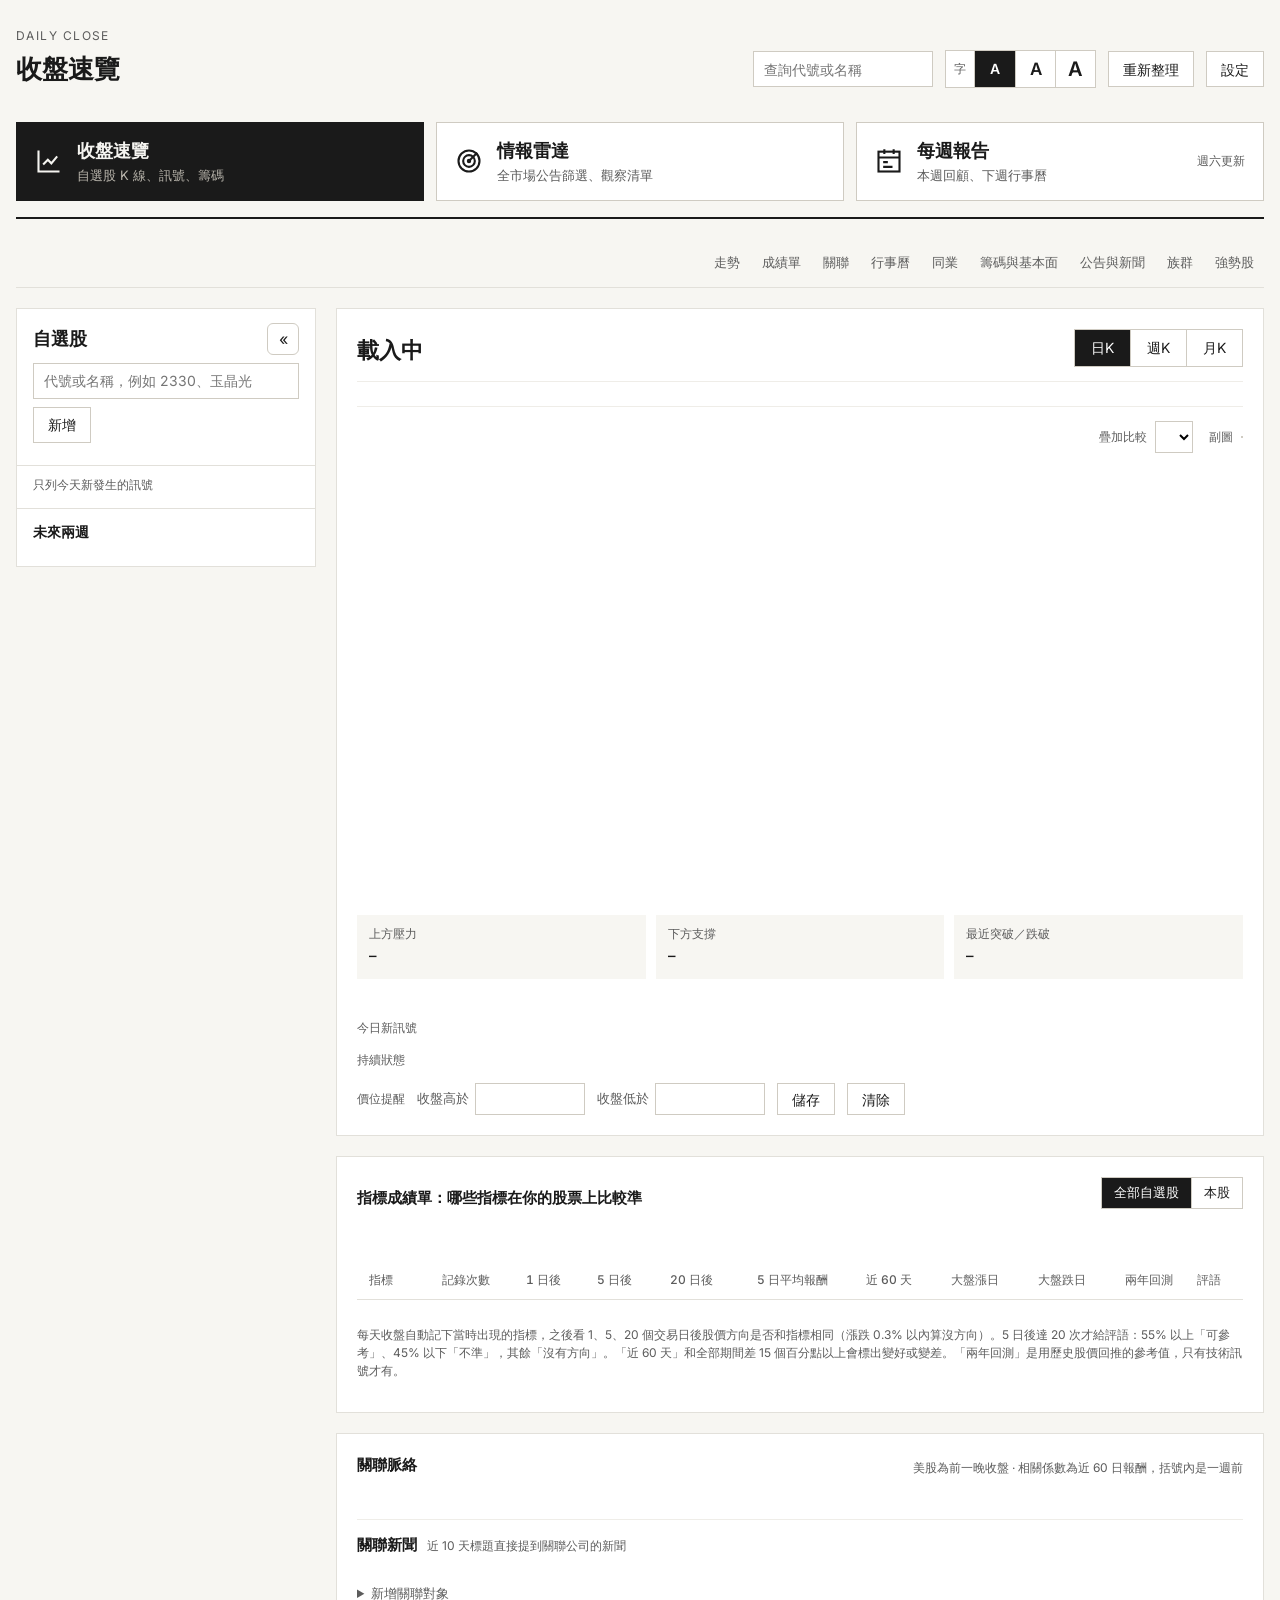
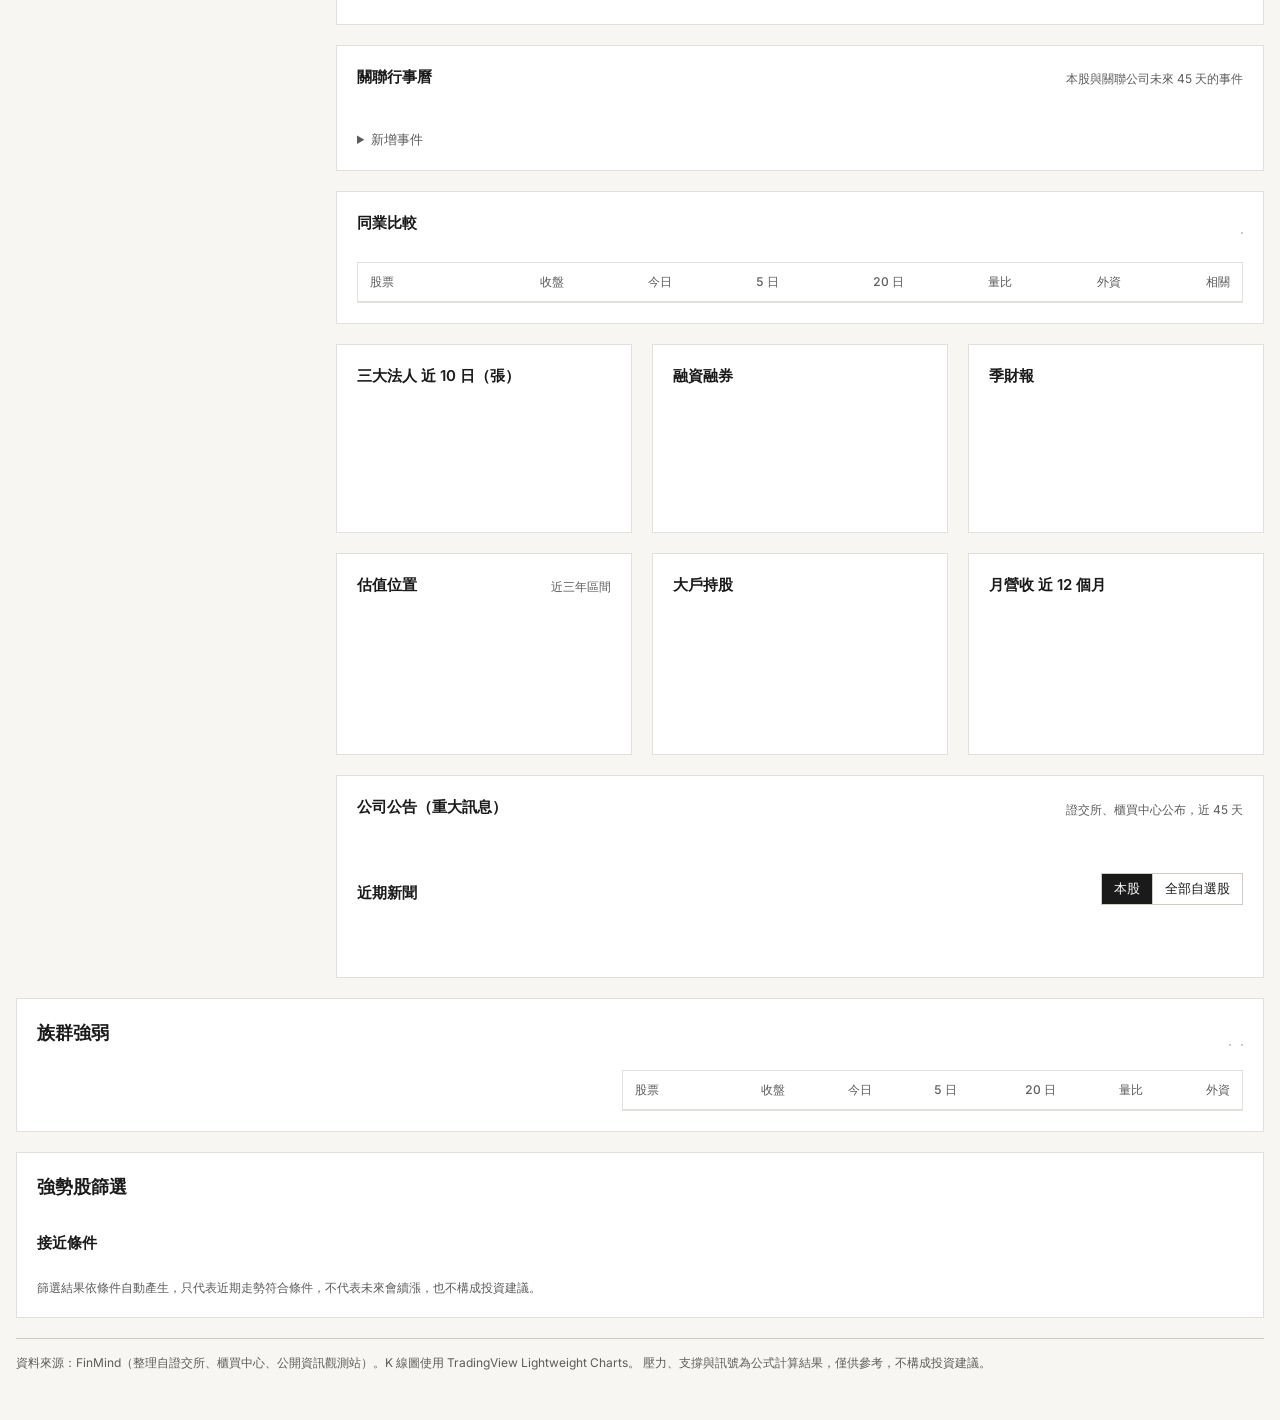
<file: dashboard.html>
<!doctype html>
<html lang="zh-Hant">
<head>
<meta charset="utf-8">
<meta name="viewport" content="width=device-width, initial-scale=1">
<title>台股收盤速覽</title>
<link rel="icon" href="icons/icon32.png">
<link rel="stylesheet" href="styles/base.css">
<link rel="stylesheet" href="styles/dashboard.css">
</head>
<body>
<div class="wrap">
  <header class="top">
    <div>
      <span class="eyebrow">DAILY CLOSE</span>
      <h1>收盤速覽 <span id="asof" class="num"></span></h1>
    </div>
    <div class="top-right">
      <span id="status" role="status"></span>
      <form id="findForm" class="find" role="search">
        <label for="findInput" class="sr">查詢股票</label>
        <input id="findInput" type="search" list="stockList" autocomplete="off" placeholder="查詢代號或名稱">
      </form>
      <datalist id="stockList"></datalist>
      <div class="scale-seg" role="group" aria-label="字體大小"><span class="scale-l">字</span><span id="scaleSeg" style="display:contents"></span></div>
      <button id="refresh" class="btn" type="button">重新整理</button>
      <details class="settings">
        <summary>設定</summary>
        <div class="settings-panel">
          <label>漲跌顏色
            <select id="setConvention">
              <option value="tw">台灣慣例（紅漲綠跌）</option>
              <option value="intl">國際慣例（綠漲紅跌）</option>
            </select>
          </label>
          <label class="check"><input id="setNotify" type="checkbox"> 收盤更新後若有訊號就通知我</label>
          <label>FinMind token（選填，可提高每小時查詢上限）
            <input id="setToken" type="text" autocomplete="off" spellcheck="false" placeholder="未填也能使用">
          </label>
          <button id="saveSettings" class="btn" type="button">儲存設定</button>
        </div>
      </details>
    </div>
  </header>
  <nav class="pages" aria-label="主要頁面">
    <a href="dashboard.html" data-page="dashboard" aria-current="page"><svg width="28" height="28" viewBox="0 0 24 24" fill="none" stroke="currentColor" stroke-width="1.8" aria-hidden="true"><path d="M3 3v18h18"></path><path d="m7 15 4-4 3 3 5-6"></path></svg><span class="pg-t"><b>收盤速覽</b><span>自選股 K 線、訊號、籌碼</span></span></a>
    <a href="radar.html" data-page="radar"><svg width="28" height="28" viewBox="0 0 24 24" fill="none" stroke="currentColor" stroke-width="1.8" aria-hidden="true"><circle cx="12" cy="12" r="9"></circle><circle cx="12" cy="12" r="5"></circle><circle cx="12" cy="12" r="1"></circle><path d="M12 12 19 5"></path></svg><span class="pg-t"><b>情報雷達</b><span>全市場公告篩選、觀察清單</span></span><span id="radarBadge" class="pg-badge"></span></a>
    <a href="weekly.html" data-page="weekly"><svg width="28" height="28" viewBox="0 0 24 24" fill="none" stroke="currentColor" stroke-width="1.8" aria-hidden="true"><rect x="3" y="4" width="18" height="17"></rect><path d="M3 9h18M8 2v4M16 2v4M7 13h4M7 17h8"></path></svg><span class="pg-t"><b>每週報告</b><span>本週回顧、下週行事曆</span></span><span class="pg-note">週六更新</span></a>
  </nav>


  <div id="market" class="mkt num" aria-label="大盤概況"></div>
  <div id="market2" class="mkt mkt2 num" aria-label="匯率與原物料"></div>

  <nav class="jump" aria-label="切換股票與區塊">
    <div class="jump-left">
      <button id="sideOpen" class="btn side-open" type="button" aria-controls="side">自選股 »</button>
      <div id="pills" class="pills" aria-label="切換股票"></div>
    </div>
    <div class="jump-links">
      <button type="button" data-jump="secChart">走勢</button><button type="button" data-jump="secScore">成績單</button><button type="button" data-jump="secRel">關聯</button><button type="button" data-jump="secCal">行事曆</button><button type="button" data-jump="secPeers">同業</button><button type="button" data-jump="secFund">籌碼與基本面</button><button type="button" data-jump="secNews">公告與新聞</button><button type="button" data-jump="secSectors">族群</button><button type="button" data-jump="secScreen">強勢股</button>
    </div>
  </nav>

  <div class="layout">
    <aside id="side" class="side" aria-label="自選股">
      <div class="side-head">
        <h2 class="sec-title">自選股</h2>
        <button id="sideToggle" class="side-x" type="button" aria-label="收合自選股側欄">«</button>
      </div>
      <form id="addForm" class="add">
        <label for="addInput" class="sr">新增股票代號</label>
        <input id="addInput" type="text" list="stockList" autocomplete="off" placeholder="代號或名稱，例如 2330、玉晶光">
        <button class="btn" type="submit">新增</button>
      </form>
      <span id="addMsg" class="muted small" role="status"></span>
      <ul id="ovList" class="ov-list"></ul>
      <p class="muted small side-note">只列今天新發生的訊號</p>
      <div class="side-cal side-obs" id="obsWrap" hidden>
        <h3 class="side-sub">觀察清單</h3>
        <ul id="obsList" class="obs-mini"></ul>
      </div>
      <div class="side-cal">
        <h3 class="side-sub">未來兩週</h3>
        <ul id="sideCal" class="tl"></ul>
      </div>
    </aside>
    <main id="main">
      <section class="card" id="secChart">
        <div class="row-between">
          <div class="title-line">
            <h2 id="sName">載入中</h2>
            <span id="sMeta" class="muted num"></span>
            <span id="sClose" class="num"></span>
            <span id="sChg" class="num"></span>
            <button id="sWatch" class="btn" type="button" hidden>＋ 加入自選股</button>
            <button id="sObs" class="btn" type="button" hidden>＋ 觀察</button>
          </div>
          <div class="seg" role="group" aria-label="K 線週期">
            <button type="button" data-p="d" aria-pressed="true">日K</button>
            <button type="button" data-p="w" aria-pressed="false">週K</button>
            <button type="button" data-p="m" aria-pressed="false">月K</button>
          </div>
        </div>
        <div id="stats" class="stats num"></div>
        <div id="attrib" class="attrib"></div>
        <div class="chart-bar">
          <div id="legend" class="legend num"></div>
          <div class="tools">
            <label class="cmp-pick"><span class="muted small">疊加比較</span><select id="cmpSel"></select></label>
            <div class="ind-pick"><span class="muted small">副圖</span><div id="indSeg" class="seg" role="group" aria-label="技術指標"></div></div>
          </div>
        </div>
        <div id="indLegend" class="legend num"></div>
        <div id="cmpLegend" class="legend num"></div>
        <div class="chart-wrap"><div id="chart" class="chart"></div><div id="lvTags" class="lv-tags" aria-hidden="true"></div></div>
        <p id="chartNote" class="note"></p>
        <div class="levels">
          <div class="level"><span class="muted small">上方壓力</span><b id="lvRes" class="num">–</b><span id="lvRes2" class="muted small num"></span></div>
          <div class="level"><span class="muted small">下方支撐</span><b id="lvSup" class="num">–</b><span id="lvSup2" class="muted small num"></span></div>
          <div class="level"><span class="muted small">最近突破／跌破</span><b id="lvSig" class="num">–</b></div>
        </div>
        <div id="ladder" class="ladder"></div>
        <ul id="highlights" class="highlights"></ul>
        <div class="sig-row"><span class="muted small">今日新訊號</span><div id="signals" class="tags"></div></div>
        <div class="sig-row"><span class="muted small">持續狀態</span><div id="states" class="tags"></div></div>
        <div id="sigHist" class="sig-hist"></div>
        <div id="review" class="review"></div>
        <form id="alertForm" class="alert-form">
          <span class="muted small">價位提醒</span>
          <label>收盤高於 <input id="alertAbove" type="number" step="0.01" min="0" inputmode="decimal"></label>
          <label>收盤低於 <input id="alertBelow" type="number" step="0.01" min="0" inputmode="decimal"></label>
          <button class="btn" type="submit">儲存</button>
          <button id="alertClear" class="btn" type="button">清除</button>
          <span id="alertMsg" class="muted small" role="status"></span>
        </form>
      </section>

      <section class="card" id="secScore">
        <div class="row-between"><h3>指標成績單：哪些指標在你的股票上比較準</h3><div id="scoreSeg" class="seg" role="group" aria-label="範圍"><button type="button" data-v="all" aria-pressed="true">全部自選股</button><button type="button" data-v="cur" aria-pressed="false">本股</button></div></div>
        <p id="scoreNote" class="muted small"></p>
        <div class="tbl-wrap"><table class="tbl num score-tbl"><thead><tr><th class="l">指標</th><th>記錄次數</th><th>1 日後</th><th>5 日後</th><th>20 日後</th><th>5 日平均報酬</th><th>近 60 天</th><th>大盤漲日</th><th>大盤跌日</th><th id="scoreBtH">兩年回測</th><th class="l">評語</th></tr></thead><tbody id="scoreBody"></tbody></table></div>
        <p class="muted small">每天收盤自動記下當時出現的指標，之後看 1、5、20 個交易日後股價方向是否和指標相同（漲跌 0.3% 以內算沒方向）。5 日後達 20 次才給評語：55% 以上「可參考」、45% 以下「不準」，其餘「沒有方向」。「近 60 天」和全部期間差 15 個百分點以上會標出變好或變差。「兩年回測」是用歷史股價回推的參考值，只有技術訊號才有。</p>
      </section>
      <section class="card" id="secRel">
        <div class="row-between">
          <h3>關聯脈絡</h3>
          <span class="muted small">美股為前一晚收盤 · 相關係數為近 60 日報酬，括號內是一週前</span>
        </div>
        <div id="relations" class="rel-grid"></div>
        <p id="relNote" class="note"></p>
        <div class="rel-news-head"><h3>關聯新聞</h3><span class="muted small">近 10 天標題直接提到關聯公司的新聞</span></div>
        <ul id="relNews" class="news"></ul>
        <details class="rel-add">
          <summary>新增關聯對象</summary>
          <form id="relForm" class="rel-form">
            <label>市場
              <select id="relKind"><option value="tw">台股</option><option value="us">美股</option></select>
            </label>
            <label>代號<input id="relId" type="text" autocomplete="off" placeholder="例如 2330 或 NVDA" required></label>
            <label>名稱<input id="relName" type="text" autocomplete="off" placeholder="例如 台積電"></label>
            <label>關係<input id="relRel" type="text" autocomplete="off" placeholder="例如 客戶、競爭對手" required></label>
            <label class="wide">為什麼相關（選填）<input id="relWhy" type="text" autocomplete="off"></label>
            <button class="btn" type="submit">加入</button>
          </form>
          <p id="relMsg" class="note" role="status"></p>
        </details>
      </section>

      <section class="card" id="secCal">
        <div class="row-between">
          <h3>關聯行事曆</h3>
          <span class="muted small">本股與關聯公司未來 45 天的事件</span>
        </div>
        <div id="calendar" class="cal-list"></div>
        <p id="calNote" class="note"></p>
        <details class="rel-add">
          <summary>新增事件</summary>
          <form id="calForm" class="rel-form">
            <label>日期<input id="calDate" type="date" required></label>
            <label>對象<input id="calWho" type="text" autocomplete="off" placeholder="留空代表本股"></label>
            <label class="wide">事件<input id="calTitle" type="text" autocomplete="off" placeholder="例如 Marvell 財報、股東會" required></label>
            <button class="btn" type="submit">加入</button>
          </form>
        </details>
      </section>

      <section class="card" id="secPeers">
        <div class="row-between">
          <h3>同業比較</h3>
          <div id="peerSort" class="seg" role="group" aria-label="同業排序"></div>
        </div>
        <span id="peerNote" class="muted small"></span>
        <div class="table-box scroll-box">
          <table class="tbl num">
            <thead><tr><th class="l">股票</th><th>收盤</th><th>今日</th><th>5 日</th><th>20 日</th><th>量比</th><th>外資</th><th>相關</th></tr></thead>
            <tbody id="peers"></tbody>
          </table>
        </div>
        
      </section>

      <div class="grid" id="secFund">
        <section class="card">
          <div class="row-between"><h3>三大法人 近 10 日（張）</h3><span id="instToday" class="num small"></span></div>
          <div id="instBars" class="bars"></div>
          <div id="instSum"></div>
        </section>
        <section class="card">
          <h3>融資融券</h3>
          <div id="margin"></div>
        </section>
        <section class="card">
          <div class="row-between"><h3>季財報</h3><span id="finDate" class="muted small num"></span></div>
          <div id="financials"></div>
        </section>
        <section class="card">
          <div class="row-between"><h3>估值位置</h3><span class="muted small">近三年區間</span></div>
          <div id="valuation"></div>
        </section>
        <section class="card">
          <div class="row-between"><h3>大戶持股</h3><span id="shDate" class="muted small num"></span></div>
          <div id="shareholding"></div>
        </section>
        <section class="card">
          <div class="row-between"><h3>月營收 近 12 個月</h3><span id="revYoy" class="num small"></span></div>
          <div id="revBars" class="rev"></div>
          <div class="row-between muted small num"><span id="revFrom"></span><span id="revTo"></span></div>
          <span id="revNote" class="muted small"></span>
        </section>
      </div>

      <section class="card" id="secNews">
        <div class="row-between"><h3>公司公告（重大訊息）</h3><span class="muted small">證交所、櫃買中心公布，近 45 天</span></div>
        <ul id="anns" class="anns"></ul>
        <div class="row-between" style="margin-top:18px"><h3>近期新聞</h3><div id="newsSeg" class="seg" role="group" aria-label="新聞範圍"><button type="button" data-v="cur" aria-pressed="true">本股</button><button type="button" data-v="all" aria-pressed="false">全部自選股</button></div></div>
        <p id="newsNote" class="muted small"></p>
        <ul id="news" class="news"></ul>
      </section>
    </main>
  </div>

  <section class="card" id="secSectors">
    <div class="row-between">
      <div>
        <h2 class="sec-title">族群強弱</h2>
        <span id="secNote" class="muted small"></span>
      </div>
      <div class="row-gap">
        <div id="secMode" class="seg" role="group" aria-label="族群分類"></div>
        <div id="secPeriod" class="seg" role="group" aria-label="排名期間"></div>
      </div>
    </div>
    <div class="sec-body">
      <div id="secList" class="sec-list"></div>
      <div class="sec-members">
        <h3 id="secSelName"></h3>
        <div class="table-box">
          <table class="tbl num">
            <thead><tr><th class="l">股票</th><th>收盤</th><th>今日</th><th>5 日</th><th>20 日</th><th>量比</th><th>外資</th></tr></thead>
            <tbody id="secMembers"></tbody>
          </table>
        </div>
      </div>
    </div>
  </section>

  <section class="card" id="secScreen">
    <div>
      <h2 class="sec-title">強勢股篩選</h2>
      <span id="screenNote" class="muted small"></span>
    </div>
    <div id="picks" class="pick-grid"></div>
    <div id="nearWrap">
      <h3>接近條件</h3>
      <div id="near" class="pick-grid"></div>
    </div>
    <p class="note">篩選結果依條件自動產生，只代表近期走勢符合條件，不代表未來會續漲，也不構成投資建議。</p>
  </section>

  <footer class="foot">
    資料來源：FinMind（整理自證交所、櫃買中心、公開資訊觀測站）。K 線圖使用 TradingView Lightweight Charts。
    壓力、支撐與訊號為公式計算結果，僅供參考，不構成投資建議。
  </footer>
</div>
<script src="vendor/lightweight-charts.standalone.production.js"></script>
<script type="module" src="dashboard.js"></script>
  <dialog id="entDlg" class="ent-dlg">
    <div class="ent-head">
      <div><h2 id="entName"></h2><div id="entQuote" class="num"></div></div>
      <div class="ent-ctl"><div id="entSeg" class="seg" role="group" aria-label="期間"></div><button id="entClose" class="btn" type="button" aria-label="關閉">關閉</button></div>
    </div>
    <div id="entStats" class="stats num"></div>
    <div id="entChart" class="ent-chart"></div>
    <p id="entNote" class="note"></p>
    <h3>相關新聞</h3>
    <ul id="entNews" class="news"></ul>
  </dialog>
</body>
</html>
</file>
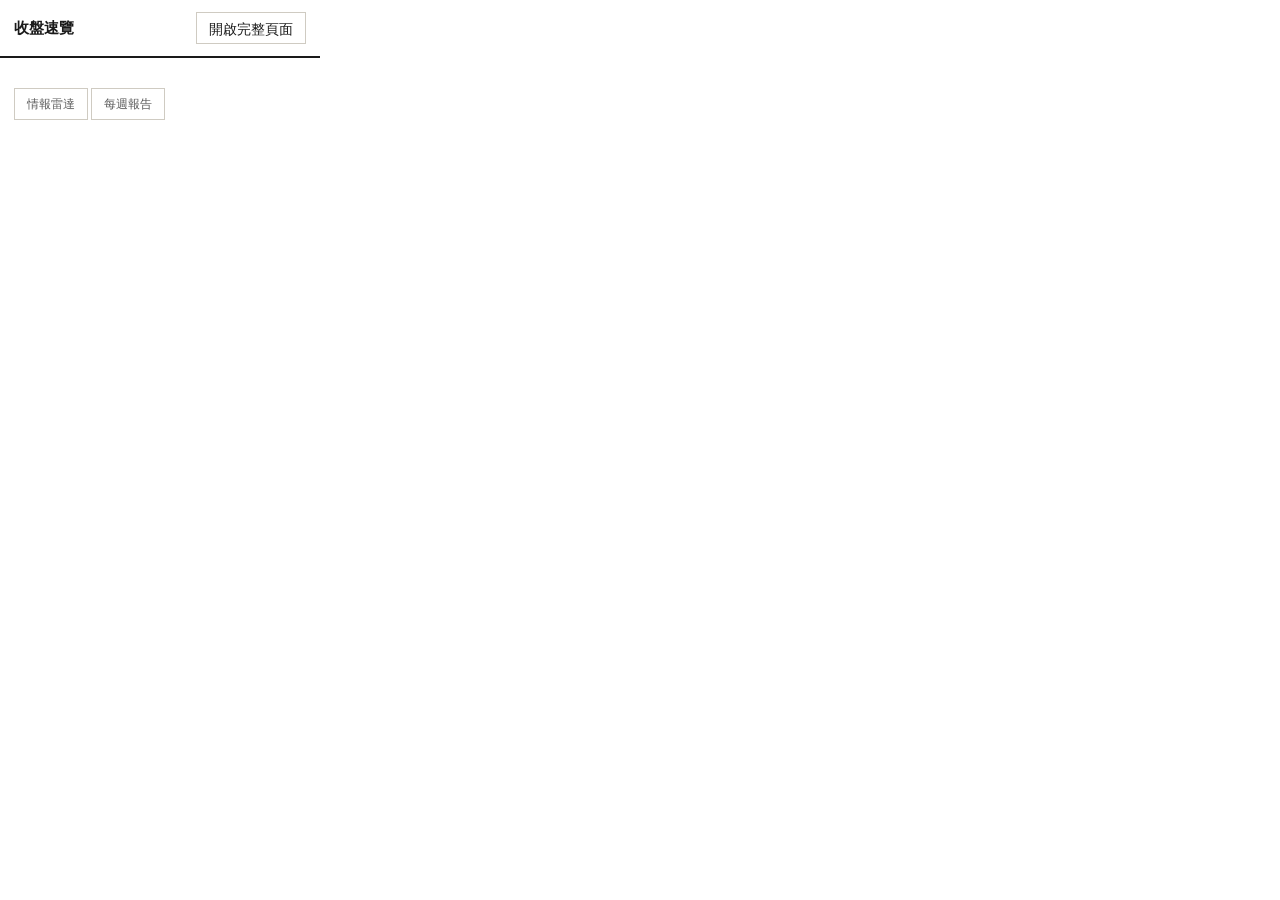
<file: popup.html>
<!doctype html>
<html lang="zh-Hant">
<head>
<meta charset="utf-8">
<title>台股收盤速覽</title>
<link rel="stylesheet" href="styles/base.css">
<style>
  body { width: 320px; background: var(--card); }
  .head { display: flex; justify-content: space-between; align-items: center; gap: 8px; padding: 12px 14px; border-bottom: 2px solid var(--ink); }
  .head b { font-size: 15px; }
  ul { list-style: none; margin: 0; padding: 0; }
  li button { width: 100%; display: flex; justify-content: space-between; align-items: center; gap: 12px; min-height: 56px; padding: 8px 14px; border: 0; border-bottom: 1px solid var(--line-soft); background: transparent; text-align: left; }
  li button:hover { background: var(--hover); }
  .r { display: flex; flex-direction: column; align-items: flex-end; }
  .open { min-height: 32px; padding: 0 12px; border: 1px solid var(--pill); background: var(--card); }
  .note { margin: 0; padding: 10px 14px; font-size: 12px; color: var(--muted); }
</style>
</head>
<body>
  <div class="head"><b>收盤速覽 <span id="asof" class="num muted small"></span></b><button id="open" class="open" type="button">開啟完整頁面</button></div>
  <ul id="list"></ul>
  <p id="note" class="note"></p>
  <p class="note"><button id="radar" class="open" type="button">情報雷達</button> <button id="weekly" class="open" type="button">每週報告</button></p>
  <script type="module" src="popup.js"></script>
</body>
</html>
</file>
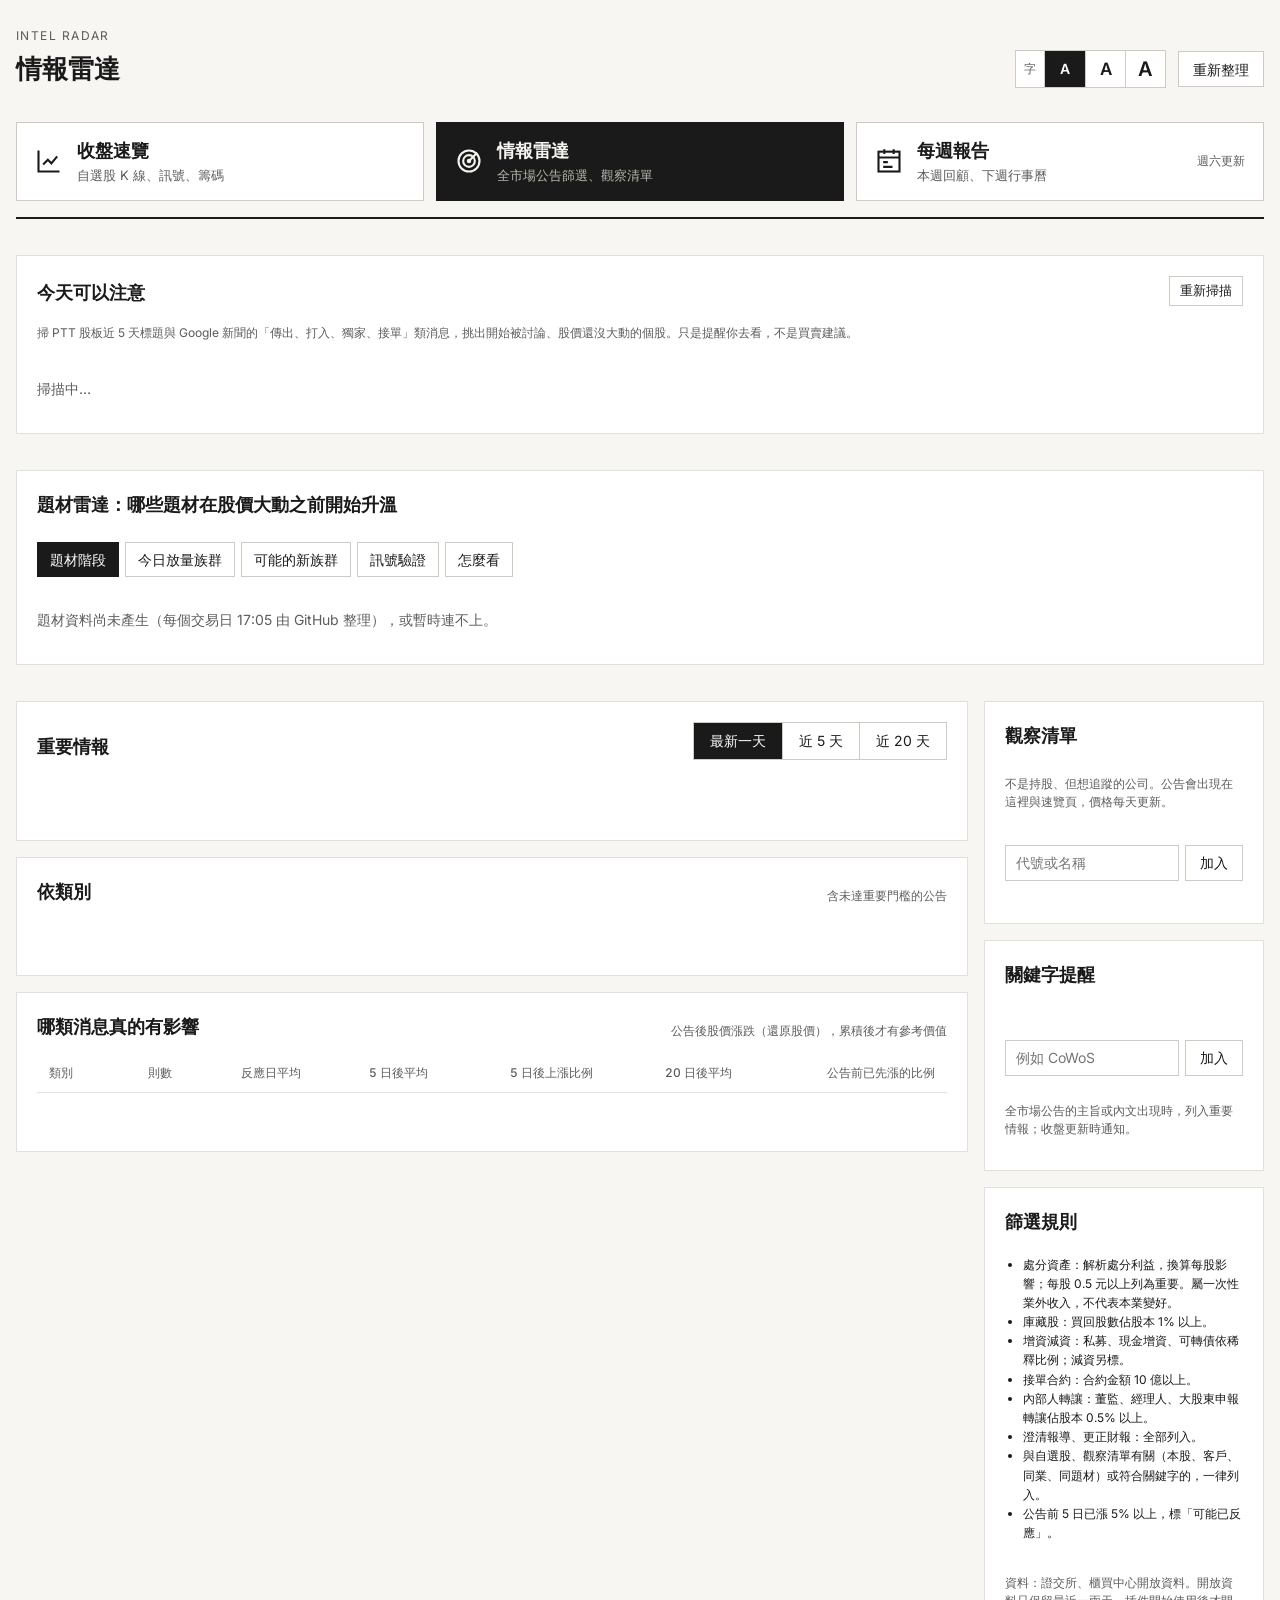
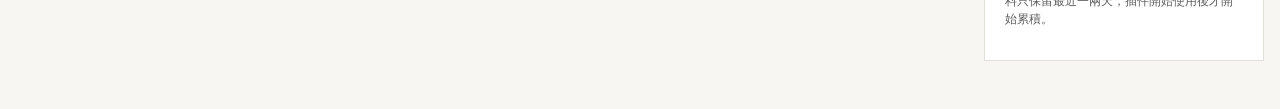
<file: radar.html>
<!doctype html>
<html lang="zh-Hant">
<head>
<meta charset="utf-8">
<meta name="viewport" content="width=device-width, initial-scale=1">
<title>情報雷達</title>
<link rel="icon" href="icons/icon32.png">
<link rel="stylesheet" href="styles/base.css">
<link rel="stylesheet" href="styles/dashboard.css">
<link rel="stylesheet" href="styles/radar.css">
</head>
<body>
<div class="wrap">
  <header class="top">
    <div>
      <span class="eyebrow">INTEL RADAR</span>
      <h1>情報雷達 <span id="asof" class="num"></span></h1>
    </div>
    <div class="top-right">
      <span id="status" role="status"></span>
      <div class="scale-seg" role="group" aria-label="字體大小"><span class="scale-l">字</span><span id="scaleSeg" style="display:contents"></span></div>
      <button id="refresh" class="btn" type="button">重新整理</button>
    </div>
  </header>
  <nav class="pages" aria-label="主要頁面">
    <a href="dashboard.html" data-page="dashboard"><svg width="28" height="28" viewBox="0 0 24 24" fill="none" stroke="currentColor" stroke-width="1.8" aria-hidden="true"><path d="M3 3v18h18"></path><path d="m7 15 4-4 3 3 5-6"></path></svg><span class="pg-t"><b>收盤速覽</b><span>自選股 K 線、訊號、籌碼</span></span></a>
    <a href="radar.html" data-page="radar" aria-current="page"><svg width="28" height="28" viewBox="0 0 24 24" fill="none" stroke="currentColor" stroke-width="1.8" aria-hidden="true"><circle cx="12" cy="12" r="9"></circle><circle cx="12" cy="12" r="5"></circle><circle cx="12" cy="12" r="1"></circle><path d="M12 12 19 5"></path></svg><span class="pg-t"><b>情報雷達</b><span>全市場公告篩選、觀察清單</span></span><span id="radarBadge" class="pg-badge"></span></a>
    <a href="weekly.html" data-page="weekly"><svg width="28" height="28" viewBox="0 0 24 24" fill="none" stroke="currentColor" stroke-width="1.8" aria-hidden="true"><rect x="3" y="4" width="18" height="17"></rect><path d="M3 9h18M8 2v4M16 2v4M7 13h4M7 17h8"></path></svg><span class="pg-t"><b>每週報告</b><span>本週回顧、下週行事曆</span></span><span class="pg-note">週六更新</span></a>
  </nav>

  <section class="card tr" id="wwCard">
    <div class="row-between"><h2 class="sec-title">今天可以注意</h2><span class="ww-tools"><span id="wwNote" class="muted small"></span> <button id="wwRefresh" class="btn small" type="button">重新掃描</button></span></div>
    <p class="muted small ww-sub">掃 PTT 股板近 5 天標題與 Google 新聞的「傳出、打入、獨家、接單」類消息，挑出開始被討論、股價還沒大動的個股。只是提醒你去看，不是買賣建議。</p>
    <div id="wwBody"><p class="empty">掃描中…</p></div>
  </section>

  <section class="card tr" id="trCard">
    <div class="row-between"><h2 class="sec-title">題材雷達：哪些題材在股價大動之前開始升溫</h2><span id="trNote" class="muted small"></span></div>
    <div id="trTabs" class="cat-seg" role="tablist"><button type="button" data-tr="stage" aria-pressed="true">題材階段</button><button type="button" data-tr="movers" aria-pressed="false">今日放量族群</button><button type="button" data-tr="clusters" aria-pressed="false">可能的新族群</button><button type="button" data-tr="valid" aria-pressed="false">訊號驗證</button><button type="button" data-tr="how" aria-pressed="false">怎麼看</button></div>
    <div id="trBody"></div>
  </section>

  <div class="radar">
    <main class="radar-main">
      <section class="card">
        <div class="row-between"><h2 class="sec-title">重要情報</h2><div id="daySeg" class="seg" role="group" aria-label="期間"><button type="button" data-v="1" aria-pressed="true">最新一天</button><button type="button" data-v="5" aria-pressed="false">近 5 天</button><button type="button" data-v="20" aria-pressed="false">近 20 天</button></div></div>
        <p id="topNote" class="muted small"></p>
        <ul id="top" class="intel"></ul>
      </section>

      <section class="card">
        <div class="row-between"><h2 class="sec-title">依類別</h2><span class="muted small">含未達重要門檻的公告</span></div>
        <div id="catSeg" class="cat-seg" role="group" aria-label="類別"></div>
        <ul id="catList" class="intel compact"></ul>
      </section>

      <section class="card">
        <div class="row-between"><h2 class="sec-title">哪類消息真的有影響</h2><span class="muted small">公告後股價漲跌（還原股價），累積後才有參考價值</span></div>
        <div class="tbl-wrap"><table class="tbl num"><thead><tr><th class="l">類別</th><th>則數</th><th>反應日平均</th><th>5 日後平均</th><th>5 日後上漲比例</th><th>20 日後平均</th><th>公告前已先漲的比例</th></tr></thead><tbody id="impact"></tbody></table></div>
        <p id="impactNote" class="muted small"></p>
      </section>
    </main>

    <aside class="radar-side">
      <section class="card">
        <h2 class="sec-title">觀察清單</h2>
        <p class="muted small">不是持股、但想追蹤的公司。公告會出現在這裡與速覽頁，價格每天更新。</p>
        <form id="obsForm" class="add"><label for="obsInput" class="sr">加入觀察</label><input id="obsInput" type="text" list="stockList" autocomplete="off" placeholder="代號或名稱"><button class="btn" type="submit">加入</button></form>
        <datalist id="stockList"></datalist>
        <ul id="obs" class="obs"></ul>
      </section>
      <section class="card">
        <h2 class="sec-title">關鍵字提醒</h2>
        <div id="kws" class="kws"></div>
        <form id="kwForm" class="add"><label for="kwInput" class="sr">新增關鍵字</label><input id="kwInput" type="text" autocomplete="off" placeholder="例如 CoWoS"><button class="btn" type="submit">加入</button></form>
        <p class="muted small">全市場公告的主旨或內文出現時，列入重要情報；收盤更新時通知。</p>
      </section>
      <section class="card">
        <h2 class="sec-title">篩選規則</h2>
        <ul class="rules small">
          <li>處分資產：解析處分利益，換算每股影響；每股 0.5 元以上列為重要。屬一次性業外收入，不代表本業變好。</li>
          <li>庫藏股：買回股數佔股本 1% 以上。</li>
          <li>增資減資：私募、現金增資、可轉債依稀釋比例；減資另標。</li>
          <li>接單合約：合約金額 10 億以上。</li>
          <li>內部人轉讓：董監、經理人、大股東申報轉讓佔股本 0.5% 以上。</li>
          <li>澄清報導、更正財報：全部列入。</li>
          <li>與自選股、觀察清單有關（本股、客戶、同業、同題材）或符合關鍵字的，一律列入。</li>
          <li>公告前 5 日已漲 5% 以上，標「可能已反應」。</li>
        </ul>
        <p class="muted small">資料：證交所、櫃買中心開放資料。開放資料只保留最近一兩天，插件開始使用後才開始累積。</p>
      </section>
    </aside>
  </div>
</div>
<script type="module" src="radar.js"></script>
</body>
</html>
</file>
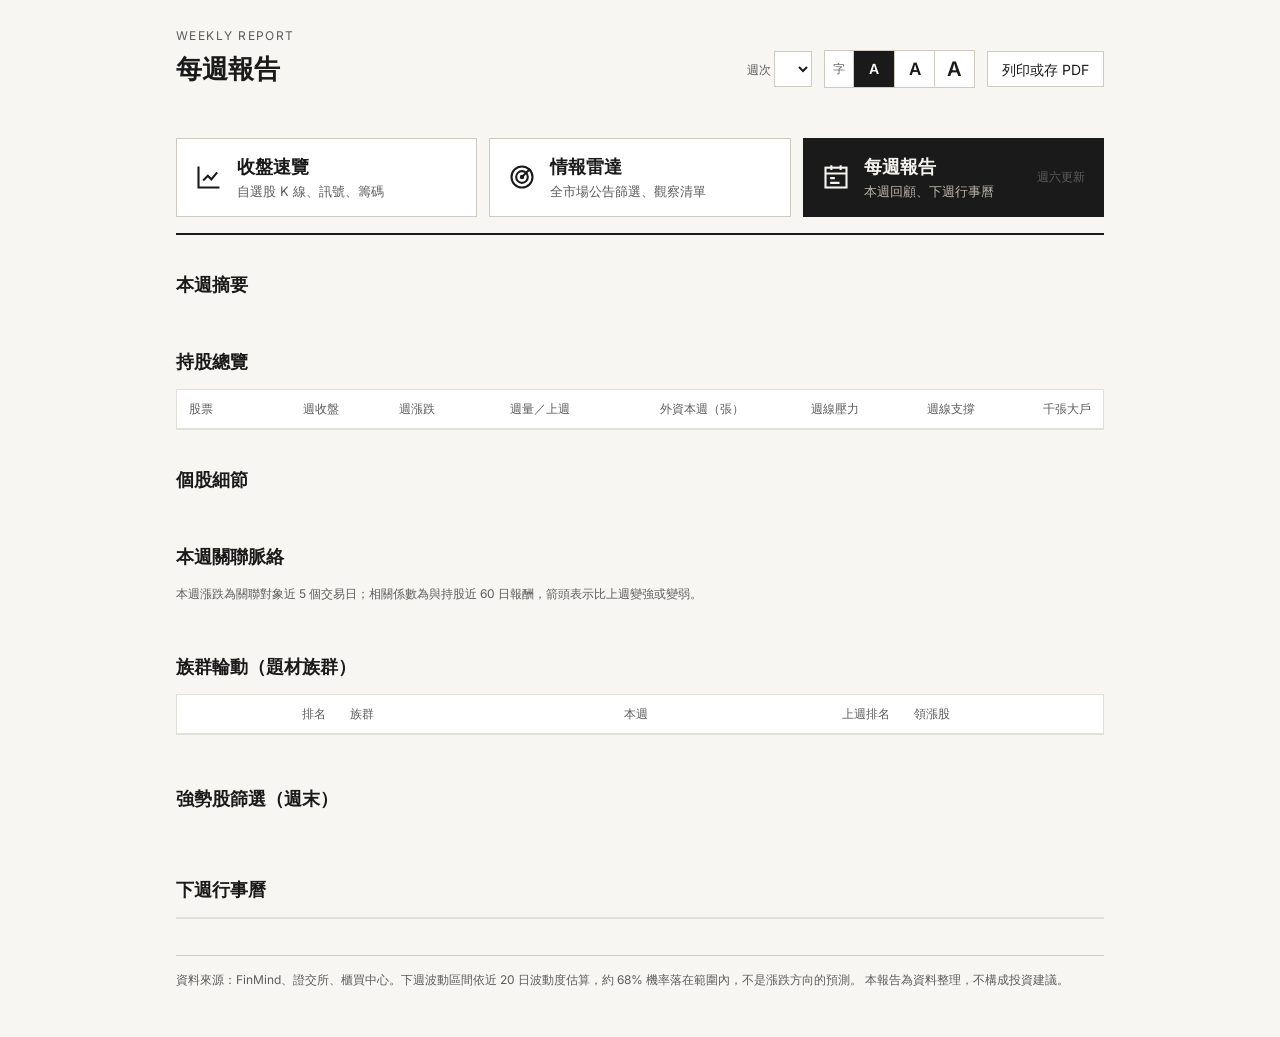
<file: weekly.html>
<!doctype html>
<html lang="zh-Hant">
<head>
<meta charset="utf-8">
<meta name="viewport" content="width=device-width, initial-scale=1">
<title>每週報告</title>
<link rel="icon" href="icons/icon32.png">
<link rel="stylesheet" href="styles/base.css">
<link rel="stylesheet" href="styles/dashboard.css">
<link rel="stylesheet" href="styles/weekly.css">
</head>
<body>
<div class="wrap narrow">
  <header class="top">
    <div>
      <span id="wkLabel" class="eyebrow num">WEEKLY REPORT</span>
      <h1>每週報告</h1>
      <span id="wkRange" class="muted num"></span>
    </div>
    <div class="top-right">
      <span id="status" role="status"></span>
      <label class="wk-pick muted small">週次 <select id="wkSel"></select></label>
      <div class="scale-seg" role="group" aria-label="字體大小"><span class="scale-l">字</span><span id="scaleSeg" style="display:contents"></span></div>
      <button id="print" class="btn" type="button">列印或存 PDF</button>
    </div>
  </header>
  <nav class="pages" aria-label="主要頁面">
    <a href="dashboard.html" data-page="dashboard"><svg width="28" height="28" viewBox="0 0 24 24" fill="none" stroke="currentColor" stroke-width="1.8" aria-hidden="true"><path d="M3 3v18h18"></path><path d="m7 15 4-4 3 3 5-6"></path></svg><span class="pg-t"><b>收盤速覽</b><span>自選股 K 線、訊號、籌碼</span></span></a>
    <a href="radar.html" data-page="radar"><svg width="28" height="28" viewBox="0 0 24 24" fill="none" stroke="currentColor" stroke-width="1.8" aria-hidden="true"><circle cx="12" cy="12" r="9"></circle><circle cx="12" cy="12" r="5"></circle><circle cx="12" cy="12" r="1"></circle><path d="M12 12 19 5"></path></svg><span class="pg-t"><b>情報雷達</b><span>全市場公告篩選、觀察清單</span></span><span id="radarBadge" class="pg-badge"></span></a>
    <a href="weekly.html" data-page="weekly" aria-current="page"><svg width="28" height="28" viewBox="0 0 24 24" fill="none" stroke="currentColor" stroke-width="1.8" aria-hidden="true"><rect x="3" y="4" width="18" height="17"></rect><path d="M3 9h18M8 2v4M16 2v4M7 13h4M7 17h8"></path></svg><span class="pg-t"><b>每週報告</b><span>本週回顧、下週行事曆</span></span><span class="pg-note">週六更新</span></a>
  </nav>


  <div id="report">
  <section class="wk-sec">
    <h2>本週摘要</h2>
    <ol id="summary" class="summary"></ol>
  </section>

  <section class="wk-sec">
    <h2>持股總覽</h2>
    <div class="table-box">
      <table class="tbl num">
        <thead><tr><th class="l">股票</th><th>週收盤</th><th>週漲跌</th><th>週量／上週</th><th>外資本週（張）</th><th>週線壓力</th><th>週線支撐</th><th>千張大戶</th></tr></thead>
        <tbody id="overview"></tbody>
      </table>
    </div>
  </section>

  <section class="wk-sec">
    <h2>個股細節</h2>
    <div id="details" class="wk-details"></div>
  </section>

  <section class="wk-sec">
    <h2>本週關聯脈絡</h2>
    <p class="note">本週漲跌為關聯對象近 5 個交易日；相關係數為與持股近 60 日報酬，箭頭表示比上週變強或變弱。</p>
    <div id="relations" class="wk-rel"></div>
  </section>

  <section class="wk-sec">
    <h2>族群輪動（題材族群）</h2>
    <div class="table-box">
      <table class="tbl num">
        <thead><tr><th>排名</th><th class="l">族群</th><th>本週</th><th>上週排名</th><th class="l">領漲股</th></tr></thead>
        <tbody id="rotation"></tbody>
      </table>
    </div>
    <p id="rotNote" class="note"></p>
  </section>

  <section class="wk-sec">
    <h2>強勢股篩選（週末）</h2>
    <p id="screenNote" class="note"></p>
    <div id="picks" class="pick-grid"></div>
  </section>

  <section class="wk-sec">
    <h2>下週行事曆</h2>
    <div id="calendar" class="cal"></div>
  </section>

  </div>
  <div id="archive" hidden></div>

  <footer class="foot">
    資料來源：FinMind、證交所、櫃買中心。下週波動區間依近 20 日波動度估算，約 68% 機率落在範圍內，不是漲跌方向的預測。
    本報告為資料整理，不構成投資建議。
  </footer>
</div>
<script type="module" src="weekly.js"></script>
</body>
</html>
</file>
<file: styles/base.css>
@font-face { font-family: 'Inter'; src: url('../fonts/inter-latin-400-normal.woff2') format('woff2'); font-weight: 400; font-display: swap; }
@font-face { font-family: 'Inter'; src: url('../fonts/inter-latin-500-normal.woff2') format('woff2'); font-weight: 500; font-display: swap; }
@font-face { font-family: 'Inter'; src: url('../fonts/inter-latin-600-normal.woff2') format('woff2'); font-weight: 600 700; font-display: swap; }

:root {
  --ground: #F7F6F2;
  --card: #FFFFFF;
  --ink: #1A1A1A;
  --muted: #5C5C5C;
  --line: #E2E0DA;
  --line-soft: #EFEDE8;
  --pill: #CFCBC2;
  --hover: #EFEDE8;
  --up: #B83227;
  --down: #1E7B4A;
  --ma1: #B45309;
  --ma2: #2557B8;
  --ma3: #7A3EC2;
  --font: 'Inter', 'PingFang TC', 'Noto Sans TC', 'Microsoft JhengHei', system-ui, sans-serif;
}
:root[data-convention='intl'] { --up: #1E7B4A; --down: #B83227; }

* { box-sizing: border-box; }
body { margin: 0; background: var(--ground); color: var(--ink); font-family: var(--font); font-size: 14px; line-height: 1.5; }
/* 數字一律等寬對齊；Inter 的 0 沒有中間的點或斜線 */
.num { font-variant-numeric: tabular-nums; font-feature-settings: 'tnum' 1; }
.muted { color: var(--muted); }
.small { font-size: 12px; }
.up { color: var(--up); }
.down { color: var(--down); }
.sr { position: absolute; width: 1px; height: 1px; overflow: hidden; clip: rect(0 0 0 0); white-space: nowrap; }
button { font: inherit; color: inherit; cursor: pointer; }
a { color: var(--ink); }
a:hover { color: var(--muted); }
:focus-visible { outline: 2px solid var(--ma2); outline-offset: 2px; }
[hidden] { display: none !important; }

/* 三個主要頁面的大按鈕 */
.pages { display: grid; grid-template-columns: repeat(auto-fit, minmax(240px, 1fr)); gap: 12px; margin-top: 14px; }
.pages a { display: flex; gap: 14px; align-items: center; padding: 14px 18px; min-height: 68px; border: 1px solid var(--pill); background: var(--card); color: var(--ink); text-decoration: none; }
.pages a:hover { border-color: var(--ink); }
.pages a[aria-current='page'] { background: var(--ink); color: #F5F4F0; border-color: var(--ink); }
.pages a svg { flex: 0 0 auto; }
.pages .pg-t { display: flex; flex-direction: column; gap: 2px; flex: 1; min-width: 0; }
.pages .pg-t b { font-size: 18px; }
.pages .pg-t span { font-size: 13px; color: var(--muted); }
.pages a[aria-current='page'] .pg-t span { color: #B9B5AC; }
.pages .pg-badge { font-size: 13px; font-weight: 700; color: #FFF; background: #C0392B; padding: 2px 9px; border-radius: 999px; white-space: nowrap; }
.pages .pg-badge:empty { display: none; }
.pages .pg-note { font-size: 12px; color: var(--muted); white-space: nowrap; }
@media print { .pages { display: none; } }

/* 字體大小切換 */
.scale-seg { display: inline-flex; align-items: stretch; border: 1px solid var(--pill); background: var(--card); }
.scale-seg .scale-l { display: flex; align-items: center; padding: 0 8px; font-size: 12px; color: var(--muted); border-right: 1px solid var(--pill); }
.scale-seg button { min-width: 40px; min-height: 36px; border: 0; background: var(--card); font-weight: 700; cursor: pointer; line-height: 1; }
.scale-seg button + button { border-left: 1px solid var(--pill); }
.scale-seg button[aria-pressed='true'] { background: var(--ink); color: #FFF; }
</file>
<file: styles/dashboard.css>
.wrap { max-width: 1360px; margin: 0 auto; padding: 24px 16px 48px; display: flex; flex-direction: column; gap: 20px; }

.top { display: flex; flex-wrap: wrap; justify-content: space-between; align-items: flex-end; gap: 16px; border-bottom: 2px solid var(--ink); padding-bottom: 16px; }
.eyebrow { font-size: 12px; letter-spacing: 0.12em; color: var(--muted); }
.top h1 { margin: 4px 0 0; font-size: 26px; font-weight: 700; }
.top-right { display: flex; flex-wrap: wrap; align-items: center; gap: 12px; }
.btn { min-height: 36px; padding: 0 14px; border: 1px solid var(--pill); background: var(--card); }
.btn:hover { background: var(--hover); }
.btn:disabled { opacity: 0.5; cursor: default; }
#status { font-size: 13px; color: var(--muted); }
#status.err { color: var(--up); }

.settings { position: relative; }
.settings summary { list-style: none; min-height: 36px; display: inline-flex; align-items: center; padding: 0 14px; border: 1px solid var(--pill); background: var(--card); cursor: pointer; }
.settings summary::-webkit-details-marker { display: none; }
.settings-panel { position: absolute; right: 0; top: 44px; z-index: 10; width: 320px; padding: 16px; background: var(--card); border: 1px solid var(--line); box-shadow: 0 8px 24px rgba(0,0,0,0.08); display: flex; flex-direction: column; gap: 14px; }
.settings-panel label { display: flex; flex-direction: column; gap: 6px; font-size: 13px; }
.settings-panel .check { flex-direction: row; align-items: center; gap: 8px; }
.settings-panel input[type=text], .settings-panel select { min-height: 36px; padding: 0 10px; border: 1px solid var(--pill); font: inherit; background: var(--card); }

.layout { display: flex; flex-wrap: wrap; gap: 20px; align-items: flex-start; }
.watch { flex: 1 1 240px; max-width: 100%; background: var(--card); border: 1px solid var(--line); display: flex; flex-direction: column; }
.watch-head { padding: 12px 16px; font-size: 13px; color: var(--muted); border-bottom: 1px solid var(--line); }
.watch ul { list-style: none; margin: 0; padding: 0; }
.watch li { display: flex; border-bottom: 1px solid var(--line-soft); }
.watch li.on { background: var(--hover); }
.w-pick { flex: 1 1 auto; display: flex; justify-content: space-between; align-items: center; gap: 12px; min-height: 64px; padding: 10px 8px 10px 16px; border: 0; background: transparent; text-align: left; }
.w-name { font-size: 16px; font-weight: 500; }
.w-sub { font-size: 12px; color: var(--muted); }
.w-right { display: flex; flex-direction: column; align-items: flex-end; }
.w-close { font-size: 16px; }
.w-pct { font-size: 13px; }
.w-del { width: 36px; border: 0; background: transparent; color: var(--muted); font-size: 18px; }
.w-del:hover { color: var(--ink); background: var(--line-soft); }
.add { display: flex; gap: 8px; padding: 12px 16px; }
.add input { flex: 1 1 auto; min-width: 0; min-height: 36px; padding: 0 10px; border: 1px solid var(--pill); font: inherit; }
#addMsg { margin: 0; padding: 0 16px 12px; font-size: 12px; color: var(--muted); min-height: 18px; }

main { flex: 999 1 560px; min-width: 0; display: flex; flex-direction: column; gap: 20px; }
.card { background: var(--card); border: 1px solid var(--line); padding: 20px; display: flex; flex-direction: column; gap: 14px; min-width: 0; }
.card h3 { margin: 0; font-size: 15px; font-weight: 700; }
.row-between { display: flex; flex-wrap: wrap; justify-content: space-between; align-items: flex-end; gap: 12px; }
.title-line { display: flex; flex-wrap: wrap; align-items: baseline; gap: 12px; }
.title-line h2 { margin: 0; font-size: 22px; font-weight: 700; }
#sClose { font-size: 24px; font-weight: 500; }
#sChg { font-size: 15px; }

.seg { display: flex; border: 1px solid var(--pill); }
.seg button { min-height: 36px; padding: 0 16px; border: 0; background: var(--card); }
.seg button + button { border-left: 1px solid var(--pill); }
.seg button[aria-pressed='true'] { background: var(--ink); color: #FFFFFF; }

.stats { display: grid; grid-template-columns: repeat(auto-fit, minmax(120px, 1fr)); gap: 12px; padding: 12px 0; border-top: 1px solid var(--line-soft); border-bottom: 1px solid var(--line-soft); }
.stat { display: flex; flex-direction: column; gap: 2px; }
.stat b { font-weight: 500; font-size: 15px; }

.legend { display: flex; flex-wrap: wrap; gap: 16px; font-size: 13px; color: var(--muted); min-height: 20px; }
.legend b { font-weight: 500; color: var(--ink); }
.legend .m1 { color: var(--ma1); } .legend .m2 { color: var(--ma2); } .legend .m3 { color: var(--ma3); }

.levels { display: grid; grid-template-columns: repeat(auto-fit, minmax(190px, 1fr)); gap: 10px; }
.level { display: flex; flex-direction: column; gap: 2px; padding: 10px 12px; background: var(--ground); }
.level b { font-weight: 500; font-size: 15px; }

.chart { height: calc(420px * var(--scale, 1)); width: 100%; zoom: calc(1 / var(--scale, 1)); }
.note { margin: 0; font-size: 12px; color: var(--muted); line-height: 1.6; }

.grid { display: grid; grid-template-columns: repeat(auto-fit, minmax(260px, 1fr)); gap: 20px; }
.kv { display: flex; justify-content: space-between; gap: 12px; font-size: 14px; }
.bars { position: relative; height: 96px; display: flex; gap: 4px; }
.bars .mid { position: absolute; left: 0; right: 0; top: 50%; height: 1px; background: var(--pill); }
.bars .col { position: relative; flex: 1 1 0; }
.bars .col span { position: absolute; left: 12%; right: 12%; }
.rev { height: 96px; display: flex; align-items: flex-end; gap: 4px; }
.rev span { flex: 1 1 0; background: #B9B5AC; }
.rev span.last { background: var(--ink); }
.sig-row { display: flex; flex-wrap: wrap; align-items: center; gap: 10px 14px; }
.add .btn { white-space: nowrap; }
.tags { display: flex; flex-wrap: wrap; gap: 8px; }
.tag { padding: 3px 10px; border: 1px solid var(--pill); border-radius: 999px; font-size: 13px; }
.tag.up { border-color: var(--up); }
.tag.down { border-color: var(--down); }

.news { list-style: none; margin: 0; padding: 0; }
.news li { display: flex; flex-direction: column; gap: 2px; padding: 12px 0; border-top: 1px solid var(--line-soft); }
.news li:first-child { border-top: 0; }
.news a { font-size: 15px; text-decoration: none; }
.news a:hover { text-decoration: underline; }

.empty { color: var(--muted); font-size: 14px; }

.idx { font-size: 15px; }
.idx b { font-weight: 500; }
.linkbtn { display: inline-flex; align-items: center; text-decoration: none; }
.row-gap { display: flex; flex-wrap: wrap; gap: 10px; }
.sec-title { margin: 0; font-size: 18px; font-weight: 700; }

.rel-grid { display: grid; grid-template-columns: repeat(auto-fill, minmax(220px, 1fr)); gap: 10px; }
.rel { position: relative; display: flex; flex-direction: column; gap: 4px; padding: 12px 14px; border: 1px solid var(--line); }
.rel .rel-tag { font-size: 12px; color: var(--muted); }
.rel .rel-name { font-size: 15px; font-weight: 600; padding-right: 24px; }
.rel .rel-id { font-size: 12px; font-weight: 400; color: var(--muted); }
.rel .rel-price { display: flex; flex-wrap: wrap; align-items: baseline; gap: 4px 10px; font-size: 16px; font-weight: 500; }
.rel .rel-unit { font-size: 12px; font-weight: 400; color: var(--muted); }
.rel .rel-chg { font-size: 14px; font-weight: 400; }
.rel .rel-meta { display: flex; flex-wrap: wrap; gap: 2px 12px; font-size: 12px; color: var(--muted); }
.rel .rel-why { font-size: 12px; color: var(--muted); line-height: 1.5; }
.rel .rel-del { position: absolute; top: 6px; right: 6px; width: 28px; height: 28px; border: 0; background: transparent; color: var(--muted); font-size: 16px; }
.rel .rel-del:hover { color: var(--ink); background: var(--line-soft); }
.rel-add summary { cursor: pointer; font-size: 13px; color: var(--muted); }
.rel-form { display: grid; grid-template-columns: repeat(auto-fit, minmax(150px, 1fr)); gap: 10px; align-items: end; margin-top: 10px; }
.rel-form label { display: flex; flex-direction: column; gap: 4px; font-size: 12px; color: var(--muted); }
.rel-form .wide { grid-column: span 2; }
.rel-form input, .rel-form select { min-height: 36px; padding: 0 10px; border: 1px solid var(--pill); font: inherit; color: var(--ink); background: var(--card); }

.sec-body { display: flex; flex-wrap: wrap; gap: 24px; align-items: flex-start; }
.sec-list { flex: 1 1 360px; min-width: 0; display: flex; flex-direction: column; }
.sec-row { display: grid; grid-template-columns: 24px minmax(0, 1.3fr) minmax(70px, 1fr) 64px 44px; align-items: center; gap: 10px; min-height: 44px; padding: 6px 10px; border: 0; border-bottom: 1px solid var(--line-soft); background: transparent; text-align: left; }
.sec-row:hover, .sec-row.on { background: var(--hover); }
.sec-row .bar { position: relative; height: 10px; }
.sec-row .bar i { position: absolute; left: 50%; top: -3px; bottom: -3px; width: 1px; background: var(--pill); }
.sec-row .bar span { position: absolute; top: 0; height: 10px; }
.sec-members { flex: 1 1 420px; min-width: 0; display: flex; flex-direction: column; gap: 10px; }
.sec-members h3 { margin: 0; font-size: 15px; }
.table-box { overflow-x: auto; border: 1px solid var(--line); }
.tbl { width: 100%; min-width: 480px; border-collapse: collapse; font-size: 14px; }
.tbl th { padding: 10px 12px; font-weight: 500; font-size: 12px; color: var(--muted); text-align: right; border-bottom: 1px solid var(--line); white-space: nowrap; }
.tbl td { padding: 10px 12px; text-align: right; border-bottom: 1px solid var(--line-soft); white-space: nowrap; }
.tbl .l { text-align: left; }
.tbl .hold { font-weight: 600; }
.tbl tr.self td { background: var(--ground); }
#peerMore { align-self: flex-start; }

.pick-grid { display: grid; grid-template-columns: repeat(auto-fill, minmax(230px, 1fr)); gap: 10px; }
.pick { display: flex; flex-direction: column; gap: 8px; padding: 14px; border: 1px solid var(--line); }
.pick .ph { display: flex; justify-content: space-between; align-items: baseline; gap: 8px; }
.pick .pn { font-size: 16px; font-weight: 500; }
.tag.miss { border-style: dashed; color: var(--muted); }
#nearWrap h3 { margin: 4px 0 10px; }
.foot { font-size: 12px; color: var(--muted); line-height: 1.6; border-top: 1px solid var(--pill); padding-top: 14px; }

.portfolio { border-top: 1px solid var(--line); padding: 14px 16px; display: flex; flex-direction: column; gap: 6px; }
.portfolio:empty { display: none; }
.portfolio .ph { font-size: 13px; color: var(--muted); }
.portfolio b { font-weight: 500; }
.w-pl { font-size: 12px; }
.hold-grid { display: grid; grid-template-columns: repeat(auto-fit, minmax(130px, 1fr)); gap: 12px; }
.hold-form { display: flex; flex-wrap: wrap; align-items: flex-end; gap: 10px; }
.hold-form label { display: flex; flex-direction: column; gap: 4px; font-size: 12px; color: var(--muted); }
.hold-form input { width: 130px; min-height: 36px; padding: 0 10px; border: 1px solid var(--pill); font: inherit; color: var(--ink); }
.rel-news-head { display: flex; flex-wrap: wrap; align-items: baseline; gap: 10px; border-top: 1px solid var(--line-soft); padding-top: 14px; }
.rel-news-head h3 { margin: 0; }
.ntag { display: inline-block; margin-right: 8px; padding: 1px 8px; border: 1px solid var(--pill); border-radius: 999px; font-size: 12px; font-weight: 400; line-height: 1.6; color: var(--muted); white-space: nowrap; }
.band { display: flex; flex-direction: column; gap: 6px; }
.band .track { position: relative; height: 8px; background: linear-gradient(90deg, #DCEBE2 0%, #EFEDE8 50%, #F3DCD9 100%); border-radius: 4px; margin: 4px 0; }
.band .track i { position: absolute; top: -5px; width: 3px; height: 18px; background: var(--ink); margin-left: -1px; }
.band .track s { position: absolute; top: 0; bottom: 0; width: 1px; background: #FFFFFF; }
.sh-bars { height: 56px; display: flex; align-items: flex-end; gap: 4px; }
.sh-bars span { flex: 1 1 0; background: #B9B5AC; max-width: 28px; }
.sh-bars span.last { background: var(--ink); }

.cal-list { display: flex; flex-direction: column; }
.cal-row { position: relative; padding-right: 32px; display: grid; grid-template-columns: 96px minmax(120px, 0.8fr) minmax(0, 2fr); gap: 12px; align-items: start; padding: 10px 0; border-top: 1px solid var(--line-soft); font-size: 14px; }
.cal-row:first-child { border-top: 0; }
.cal-row.past { opacity: 0.55; }
.cal-what { display: flex; flex-direction: column; gap: 2px; }
.cal-what b { font-weight: 500; }
.ntag.self { color: var(--ink); border-color: var(--ink); }
@media (max-width: 640px) { .cal-row { grid-template-columns: 80px minmax(0, 1fr); } .cal-what { grid-column: 2; } }

.cal-row .cal-del { top: 8px; }

.cal-who { display: flex; flex-direction: column; align-items: flex-start; gap: 4px; }
.cal-who .ntag { margin-right: 0; }
.cal-name { font-size: 15px; font-weight: 500; }
.stock-link { color: inherit; text-decoration: none; border-bottom: 1px solid var(--pill); }
.stock-link:hover { color: var(--ink); border-bottom-color: var(--ink); }
.scroll-box { max-height: 520px; overflow-y: auto; }
.scroll-box thead th { position: sticky; top: 0; background: var(--card); z-index: 1; }
.pick[data-open] { cursor: pointer; }
.pick[data-open]:hover { border-color: var(--ink); }
.title-line .btn { min-height: 32px; }

html { scroll-behavior: smooth; }
[id^='sec'] { scroll-margin-top: 56px; }
.jump { position: sticky; top: 0; z-index: 20; display: flex; gap: 4px; overflow-x: auto; padding: 8px 0; background: var(--ground); border-bottom: 1px solid var(--line); }
.jump a { flex: 0 0 auto; padding: 6px 12px; font-size: 13px; text-decoration: none; color: var(--muted); border-radius: 999px; }
.jump a:hover { color: var(--ink); background: var(--hover); }
.ov td { vertical-align: top; }
.ov .tags { gap: 4px; }
.ov .tag { font-size: 12px; padding: 1px 8px; }
.ov .ev { white-space: normal; min-width: 160px; text-align: left; }
.highlights { list-style: none; margin: 0; padding: 12px 14px; display: flex; flex-direction: column; gap: 6px; background: var(--ground); font-size: 14px; line-height: 1.6; }
.highlights:empty { display: none; }
.highlights li { display: flex; gap: 10px; }
.highlights li span:first-child { flex: 0 0 auto; color: var(--muted); font-size: 12px; padding-top: 2px; min-width: 32px; }
.tag.state { border-style: dashed; color: var(--muted); }
.chart.with-ind { height: calc(560px * var(--scale, 1)); }

/* v0.5.2 版面：自選股總表取代左側清單，個股細節改為全寬 */
#main { flex: 1 1 100%; }
.add { padding: 0; align-items: center; flex-wrap: wrap; }
.add input { width: 220px; flex: 0 1 220px; }
.jump { display: flex; flex-wrap: wrap; justify-content: space-between; align-items: center; gap: 8px 16px; }
.pills { display: flex; flex-wrap: wrap; gap: 6px; }
.pills button { min-height: 32px; padding: 0 12px; border: 1px solid var(--pill); border-radius: 999px; background: var(--card); font-size: 13px; }
.pills button .num { margin-left: 6px; font-size: 12px; }
.pills button[aria-current='true'] { background: var(--ink); color: #FFFFFF; border-color: var(--ink); }
.pills button[aria-current='true'] .up, .pills button[aria-current='true'] .down { color: #FFFFFF; }
.pills button.extra { border-style: dashed; }
.jump-links { display: flex; gap: 2px; overflow-x: auto; }
.jump-links button { flex: 0 0 auto; min-height: 32px; padding: 0 10px; border: 0; background: transparent; font-size: 13px; color: var(--muted); border-radius: 999px; }
.jump-links button:hover { color: var(--ink); background: var(--hover); }
.ov tbody tr { cursor: pointer; }
.ov tbody tr:hover td { background: #FAF9F6; }
.ov tbody tr.on td { background: var(--hover); }
.ov .del { width: 32px; height: 32px; border: 0; background: transparent; color: var(--muted); font-size: 16px; }
.ov .del:hover { color: var(--ink); background: var(--line-soft); }

/* v0.6 */
.mkt { display: flex; flex-wrap: wrap; gap: 6px 24px; padding: 10px 16px; background: var(--card); border: 1px solid var(--line); font-size: 14px; }
.mkt:empty { display: none; }
.mkt .it { display: flex; align-items: baseline; gap: 8px; }
.mkt .it > span:first-child { font-size: 12px; color: var(--muted); }
.mkt b { font-weight: 500; }
.sig-hist { font-size: 13px; }
.sig-hist:empty { display: none; }
.sig-hist table { width: 100%; border-collapse: collapse; }
.sig-hist th { font-weight: 400; font-size: 12px; color: var(--muted); text-align: right; padding: 6px 10px; border-bottom: 1px solid var(--line); }
.sig-hist td { text-align: right; padding: 6px 10px; border-bottom: 1px solid var(--line-soft); }
.sig-hist .l { text-align: left; }
.sig-hist p { margin: 6px 0 0; font-size: 12px; color: var(--muted); line-height: 1.6; }
.alert-form { display: flex; flex-wrap: wrap; align-items: center; gap: 8px 12px; }
.alert-form label { display: flex; align-items: center; gap: 6px; font-size: 13px; color: var(--muted); }
.alert-form input { width: 110px; min-height: 32px; padding: 0 8px; border: 1px solid var(--pill); font: inherit; color: var(--ink); }
.alert-form .btn { min-height: 32px; }
.eps-bars { position: relative; height: 90px; display: flex; gap: 6px; }
.eps-bars .mid { position: absolute; left: 0; right: 0; height: 1px; background: var(--pill); }
.eps-bars .col { position: relative; flex: 1 1 0; }
.eps-bars .col span { position: absolute; left: 14%; right: 14%; }
.eps-labels { display: flex; gap: 6px; font-size: 11px; color: var(--muted); }
.eps-labels span { flex: 1 1 0; text-align: center; }

/* v0.6.1：資料列下方直接接 K 線 */
.chart-bar { display: flex; flex-wrap: wrap; justify-content: space-between; align-items: center; gap: 8px 16px; }
.chart-bar .legend { flex: 1 1 480px; }
.ind-pick { display: flex; align-items: center; gap: 8px; }
.ind-pick .seg button { min-height: 32px; padding: 0 12px; font-size: 13px; }
#indLegend:empty { display: none; }

/* v0.6.1：自選股收進可收合的側欄 */
.layout { flex-wrap: nowrap; }
.side { flex: 0 0 300px; position: sticky; top: 60px; max-height: calc(100vh - 72px); overflow-y: auto; background: var(--card); border: 1px solid var(--line); display: flex; flex-direction: column; }
.side-head { display: flex; justify-content: space-between; align-items: center; padding: 14px 16px 8px; }
.side-x { width: 32px; height: 32px; border: 1px solid var(--pill); background: var(--card); border-radius: 6px; font-size: 16px; }
.side .add { padding: 0 16px 6px; }
.side .add input { flex: 1 1 auto; width: auto; }
#addMsg { padding: 0 16px; min-height: 16px; }
.ov-list { list-style: none; margin: 0; padding: 0; border-top: 1px solid var(--line); }
.ov-item { position: relative; display: flex; flex-direction: column; gap: 4px; padding: 12px 16px; border-bottom: 1px solid var(--line-soft); cursor: pointer; }
.ov-item:hover { background: #FAF9F6; }
.ov-item.on { background: var(--hover); }
.ov-l1 { display: flex; justify-content: space-between; align-items: baseline; gap: 8px; padding-right: 22px; }
.ov-name { font-size: 15px; font-weight: 600; }
.ov-name small { font-weight: 400; color: var(--muted); font-size: 12px; margin-left: 4px; }
.ov-px { font-size: 15px; }
.ov-px .small { margin-left: 6px; }
.ov-item .tags { gap: 4px; }
.ov-item .tag { font-size: 11px; padding: 0 7px; }
.ov-l3 { font-size: 12px; color: var(--muted); line-height: 1.5; }
.ov-item .del { position: absolute; top: 8px; right: 6px; width: 26px; height: 26px; border: 0; background: transparent; color: var(--muted); font-size: 15px; opacity: 0; }
.ov-item:hover .del, .ov-item .del:focus-visible { opacity: 1; }
.ov-item .del:hover { color: var(--ink); background: var(--line-soft); }
.side-note { padding: 10px 16px 14px; margin: 0; }
.jump-left { display: flex; align-items: center; gap: 10px; flex-wrap: wrap; }
.side-open, .pills { display: none; }
body.side-collapsed .side { display: none; }
body.side-collapsed .side-open { display: inline-flex; align-items: center; }
body.side-collapsed .pills { display: flex; }
@media (max-width: 900px) {
  .layout { flex-wrap: wrap; }
  .side { flex: 1 1 100%; position: static; max-height: none; }
}
.legend .ev { color: var(--ink); font-weight: 600; }
td.chg { line-height: 1.25; }
td.chg small { display: block; font-size: 12px; opacity: .8; }
.pick .pp { font-size: 14px; white-space: nowrap; }
.pick .pp b { font-size: 16px; }
.hold-box { margin-top: 12px; padding-top: 10px; border-top: 1px solid var(--line); }
.chart-wrap { display: flex; }
.chart-wrap .chart { flex: 1 1 auto; min-width: 0; }
.lv-tags { position: relative; flex: 0 0 calc(52px * var(--scale, 1)); overflow: hidden; zoom: calc(1 / var(--scale, 1)); }
.lv-tags span { position: absolute; left: 0; height: calc(20px * var(--scale, 1)); line-height: calc(20px * var(--scale, 1)); padding: 0 calc(6px * var(--scale, 1)); font-size: calc(12px * var(--scale, 1)); white-space: nowrap; background: #9A968C; color: #FFF; }
.lv-tags span.on { background: #1A1A1A; }
.attrib { display: flex; flex-wrap: wrap; align-items: center; gap: 6px 14px; padding: 10px 0 2px; font-size: 14px; }
.attrib:empty { display: none; }
.attrib .ac { display: inline-flex; gap: 6px; align-items: baseline; }
.attrib .ac > span { color: var(--muted); font-size: 13px; }
.attrib .ac.self > span { color: var(--ink); font-weight: 600; }
.attrib .verdict { flex-basis: 100%; color: var(--ink); }
.anns { list-style: none; margin: 8px 0 0; padding: 0; }
.anns li { padding: 8px 0; border-bottom: 1px solid var(--line-soft); font-size: 14px; }
.anns summary { cursor: pointer; }
.anns p { margin: 8px 0 0; color: var(--muted); line-height: 1.6; }
.term { text-decoration: underline dotted var(--muted); text-underline-offset: 3px; cursor: help; }
.find input { min-height: 36px; width: 180px; padding: 0 10px; border: 1px solid var(--pill); background: var(--card); font: inherit; }
/* 可點開走勢的項目 */
.mkt .it-click { border: 0; background: none; padding: 2px 4px; margin: -2px -4px; font: inherit; color: inherit; cursor: pointer; text-align: left; }
.mkt .it-click:hover { background: var(--hover); }
.mkt .it-click > span:first-child { text-decoration: underline dotted var(--muted); text-underline-offset: 3px; }
.rel-click { cursor: pointer; }
.rel-click:hover { border-color: var(--ink); }
/* 疊加比較 */
.chart-bar .tools { display: flex; flex-wrap: wrap; gap: 8px 16px; align-items: center; }
.cmp-pick { display: inline-flex; align-items: center; gap: 8px; }
.cmp-pick select { min-height: 32px; padding: 0 8px; border: 1px solid var(--pill); background: var(--card); font: inherit; font-size: 13px; max-width: 200px; }
.cmp-dot { display: inline-block; width: 14px; height: 2px; background: #0E7C86; vertical-align: middle; margin-right: 6px; }
#cmpLegend:empty { display: none; }
/* 走勢視窗 */
.ent-dlg { width: min(960px, calc(100vw - 32px)); max-height: calc(100vh - 48px); border: 1px solid var(--line); padding: 20px 24px; background: var(--card); color: var(--ink); }
.ent-dlg::backdrop { background: rgba(0,0,0,0.35); }
.ent-head { display: flex; flex-wrap: wrap; justify-content: space-between; gap: 12px; align-items: flex-start; }
.ent-head h2 { margin: 0 0 6px; font-size: 20px; }
.ent-px { font-size: 22px; }
.ent-ctl { display: flex; gap: 10px; align-items: center; }
.ent-chart { height: calc(360px * var(--scale, 1)); margin: 12px 0 6px; zoom: calc(1 / var(--scale, 1)); }
.ent-dlg .stats { margin-top: 12px; }
/* 對答案 */
.review { margin-top: 14px; display: flex; flex-direction: column; gap: 8px; }
.review:empty { display: none; }
.review h3 { margin: 0; font-size: 15px; }
.rv-tbl td { vertical-align: top; }
.rv { display: inline-block; font-size: 12px; padding: 1px 8px; border-radius: 4px; color: #FFF; white-space: nowrap; }
.rv.ok { background: #2F7D4F; }
.rv.bad { background: #A8432F; }
.rv.mid { background: #8A867D; }
.rv.wait { background: #FFF; color: var(--muted); border: 1px solid var(--pill); }
/* 側欄時間軸 */
.side-cal { padding: 12px 16px 16px; border-top: 1px solid var(--line); }
.side-sub { margin: 0 0 8px; font-size: 14px; }
.tl { list-style: none; margin: 0; padding: 0; }
.tl li { display: grid; grid-template-columns: 52px 10px minmax(0, 1fr); gap: 8px; padding: 7px 0; font-size: 13px; line-height: 1.45; }
.tl-d { font-size: 12px; text-align: right; }
.tl-dot { width: 8px; height: 8px; border-radius: 50%; background: var(--ink); margin-top: 5px; }
.tl-dot.rel { background: #C9772B; }
.tl-b { display: flex; flex-direction: column; min-width: 0; }
.tl li.soon .tl-b b { color: var(--up); }
/* 新聞標籤 */
.ntags { display: inline-flex; flex-wrap: wrap; gap: 4px; margin-right: 6px; }
.ntag { font: inherit; font-size: 11px; padding: 0 6px; border: 0; border-radius: 4px; background: #EEF2FA; color: #1F4E99; cursor: pointer; line-height: 18px; }
#newsSeg button { min-height: 30px; padding: 0 12px; font-size: 13px; }
.mkt2 { margin-top: -1px; }
.mkt-h { font-size: 12px; color: var(--muted); align-self: center; padding-right: 4px; border-right: 1px solid var(--line); margin-right: 4px; }
/* 注意程度 */
.ov-item.lvl-red { box-shadow: inset 4px 0 0 #C0392B; }
.ov-item.lvl-orange { box-shadow: inset 4px 0 0 #C9772B; }
.lvl-t { display: inline-block; align-self: flex-start; width: fit-content; font-size: 11px; padding: 0 6px; border-radius: 3px; color: #FFF; margin-top: 2px; }
.lvl-t.red { background: #C0392B; } .lvl-t.orange { background: #C9772B; }
/* 訊號可信度 */
.tag.weak { opacity: .55; text-decoration: line-through; text-decoration-thickness: 1px; }
.tag .rel-b { margin-left: 6px; font-size: 11px; opacity: .85; text-decoration: none; display: inline-block; }
.tag .rel-b.good { font-weight: 600; }
/* 明天看哪些價位 */
.ladder { margin-top: 12px; }
.ladder h3 { margin: 0; font-size: 15px; }
.lad { display: flex; flex-direction: column; margin-top: 6px; }
.lad-r { display: grid; grid-template-columns: 80px 90px minmax(0, 1fr); gap: 12px; align-items: baseline; padding: 7px 8px; border-bottom: 1px solid var(--line-soft); font-size: 14px; }
.lad-r b { text-align: right; }
.lad-r .lad-k { display: flex; flex-direction: column; font-size: 12px; color: var(--muted); }
.lad-r.res b { color: var(--up); } .lad-r.sup b { color: var(--down); }
.lad-r.now { background: var(--ground); font-weight: 600; }
.lad-r.ma b { color: #3D6FD8; }
.score-tbl small { color: var(--muted); font-size: 11px; }
.score-tbl th, .score-tbl td { white-space: nowrap; }
#scoreSeg button { min-height: 30px; padding: 0 12px; font-size: 13px; }
.obs-mini { list-style: none; margin: 0; padding: 0; }
.obs-mini li { display: flex; justify-content: space-between; gap: 8px; padding: 6px 0; font-size: 13px; border-top: 1px solid var(--line-soft); }
.obs-mini button { all: unset; cursor: pointer; text-decoration: underline; text-decoration-color: var(--pill); text-underline-offset: 3px; }
.top { border-bottom: 0; padding-bottom: 0; }
.pages { border-bottom: 2px solid var(--ink); padding-bottom: 16px; }
</file>
<file: styles/radar.css>
.radar { display: flex; flex-wrap: wrap; gap: 16px; align-items: flex-start; margin-top: 16px; }
.radar-main { flex: 999 1 640px; min-width: 0; display: flex; flex-direction: column; gap: 16px; }
.radar-side { flex: 1 1 280px; max-width: 380px; display: flex; flex-direction: column; gap: 16px; }
.radar .card { margin: 0; }
.intel { list-style: none; margin: 8px 0 0; padding: 0; }
.intel > li { display: grid; grid-template-columns: 92px minmax(0, 1fr) auto; gap: 14px; padding: 14px 0; border-top: 1px solid var(--line-soft); }
.intel.compact > li { padding: 10px 0; }
.intel .cat { font-size: 12px; font-weight: 600; color: #FFF; padding: 3px 6px; text-align: center; align-self: start; }
.intel .nat { display: block; font-size: 11px; color: var(--muted); text-align: center; margin-top: 4px; }
.intel .body { display: flex; flex-direction: column; gap: 5px; min-width: 0; }
.intel .ttl { font-size: 15px; line-height: 1.5; }
.intel .ttl .nm { font-weight: 700; color: var(--ink); text-decoration: underline; text-decoration-color: var(--pill); text-underline-offset: 3px; background: none; border: 0; padding: 0; font: inherit; font-weight: 700; cursor: pointer; }
.intel .meta { font-size: 13px; color: var(--muted); line-height: 1.6; }
.intel .flags { display: flex; flex-wrap: wrap; gap: 6px; }
.intel .flag { font-size: 12px; padding: 1px 8px; border: 1px solid var(--pill); }
.intel .flag.link { background: #EEF2FA; color: #1F4E99; border-color: #C9D6EE; }
.intel .flag.warn { background: #FFF3E6; color: #8A4B10; border-color: #F0C99A; }
.intel .flag.kw { background: var(--ink); color: #FFF; border-color: var(--ink); }
.intel .iside { display: flex; flex-direction: column; align-items: flex-end; gap: 6px; text-align: right; min-width: 110px; }
.intel .imp { font-size: 16px; font-weight: 600; }
.intel details { font-size: 13px; }
.intel details pre { white-space: pre-wrap; font: inherit; color: var(--muted); margin: 6px 0 0; max-height: 280px; overflow: auto; }
.intel .react { font-size: 12px; color: var(--muted); }
.cat-seg { display: flex; flex-wrap: wrap; gap: 6px; margin: 10px 0 4px; }
.cat-seg button { font: inherit; font-size: 14px; padding: 6px 12px; border: 1px solid var(--pill); background: var(--card); cursor: pointer; }
.cat-seg button[aria-pressed='true'] { background: var(--ink); color: #FFF; border-color: var(--ink); }
.obs { list-style: none; margin: 8px 0 0; padding: 0; }
.obs li { display: flex; justify-content: space-between; align-items: baseline; gap: 8px; padding: 9px 0; border-top: 1px solid var(--line-soft); font-size: 14px; }
.obs .x { border: 0; background: none; color: var(--muted); cursor: pointer; font-size: 16px; }
.kws { display: flex; flex-wrap: wrap; gap: 6px; margin: 8px 0; }
.kws button { font: inherit; font-size: 13px; padding: 3px 10px; border: 1px solid var(--pill); background: var(--card); cursor: pointer; }
.rules { margin: 6px 0; padding-left: 18px; line-height: 1.6; color: var(--ink); }
.add { display: flex; gap: 6px; margin-top: 8px; }
.add input { flex: 1; min-height: 36px; padding: 0 10px; border: 1px solid var(--pill); font: inherit; }
@media (max-width: 640px) { .intel > li { grid-template-columns: 1fr; } .intel .iside { align-items: flex-start; text-align: left; } }
.obs .nm { font: inherit; font-weight: 600; border: 0; background: none; padding: 0; cursor: pointer; text-decoration: underline; text-decoration-color: var(--pill); text-underline-offset: 3px; }
.btn.small { min-height: 30px; padding: 0 10px; font-size: 13px; }
/* 題材雷達 */
.tr { margin-top: 16px; }
.tr-grid { display: grid; grid-template-columns: repeat(auto-fill, minmax(330px, 1fr)); gap: 10px; }
.tr-t, .tr-g { border: 1px solid var(--line); padding: 12px 14px; display: flex; flex-direction: column; gap: 8px; background: var(--card); }
.tr-g { margin-top: 8px; }
.tr-h { display: flex; justify-content: space-between; align-items: center; gap: 8px; font-size: 15px; }
.tr-st { color: #FFF; font-size: 12px; font-weight: 600; padding: 1px 8px; }
.tr-sig { display: grid; grid-template-columns: repeat(auto-fill, minmax(92px, 1fr)); gap: 4px; }
.tr-s { display: flex; align-items: center; gap: 5px; font-size: 12px; color: var(--muted); }
.tr-s i { flex: 0 0 auto; width: 9px; height: 9px; border-radius: 50%; border: 1.5px solid #B9B5AC; }
.tr-s.on { color: var(--ink); font-weight: 600; }
.tr-s.on i { background: #2F7D4F; border-color: #2F7D4F; }
.tr-s small { color: var(--muted); font-weight: 400; margin-left: auto; }
.tr-m { line-height: 1.7; }
.tr-mv { display: flex; flex-wrap: wrap; gap: 4px 16px; font-size: 14px; }
.linklike { font: inherit; border: 0; background: none; padding: 0; cursor: pointer; text-decoration: underline; text-decoration-color: var(--pill); text-underline-offset: 3px; color: var(--ink); }
/* 題材雷達精簡版 */
.tr-grid { grid-template-columns: repeat(auto-fill, minmax(280px, 1fr)); }
.tr-t { gap: 6px; }
.tr-h b { font-size: 16px; }
.tr-r { font-size: 14px; }
.tr-on { display: flex; flex-wrap: wrap; gap: 6px; }
.tr-on span { font-size: 13px; padding: 2px 8px; background: #EAF4EE; color: #1F5E3A; }
.tr-on b { font-weight: 600; }
.tr-ptt, .tr-pttd summary, .tr-mem summary { font-size: 13px; color: var(--muted); cursor: pointer; }
.tr-ptt { text-decoration: none; }
.tr-pttd ul { margin: 6px 0; padding-left: 18px; font-size: 13px; line-height: 1.6; }
.tr-pttd > a { font-size: 13px; }
.tr-mem div { font-size: 13px; line-height: 1.7; margin-top: 4px; }
.tr-calm { margin-top: 12px; }
.tr-calm summary { cursor: pointer; font-size: 14px; color: var(--muted); }
.tr-calm table { margin-top: 6px; }
.tr-dots { display: inline-flex; gap: 3px; }
.tr-dots i { font-style: normal; width: 18px; height: 18px; line-height: 18px; text-align: center; font-size: 11px; border: 1px solid var(--pill); color: var(--muted); }
.tr-dots i.on { background: #2F7D4F; border-color: #2F7D4F; color: #FFF; }
.tr-src summary { font-size: 13px; color: var(--muted); cursor: pointer; }
.tr-src h4 { font-size: 13px; margin: 10px 0 4px; }
.tr-src ul { margin: 0; padding-left: 18px; font-size: 13px; line-height: 1.6; }
.tr-src li .muted { font-size: 12px; }
.tr-src .tr-more { font-size: 13px; margin: 4px 0 0; }
.tr-grid { align-items: start; }
/* 消息一則一行 */
.tr-src .tr-one { list-style: none; padding: 0; margin: 8px 0 0; }
.tr-src .tr-one li { display: flex; gap: 8px; align-items: baseline; padding: 3px 0; font-size: 13px; }
.tr-src .tr-one a { flex: 1; min-width: 0; overflow: hidden; text-overflow: ellipsis; white-space: nowrap; color: var(--ink); }
.tr-src .tr-one .muted { flex: 0 0 auto; font-size: 12px; }
.tr-src .tr-more { color: var(--muted); }
/* 今天可以注意 */
.ww-tools { display: flex; align-items: center; gap: 10px; }
.ww-sub { margin: 4px 0 8px; }
.ww-list { list-style: none; margin: 0; padding: 0; }
.ww-row { border-top: 1px solid var(--line-soft); padding: 10px 4px; cursor: pointer; }
.ww-row:hover { background: var(--hover); }
.ww-row.open { background: var(--hover); }
.ww-main { display: flex; align-items: baseline; gap: 10px; }
.ww-nm { flex: 1; min-width: 0; font-size: 15px; }
.ww-th { font-size: 12px; padding: 1px 6px; background: #EAF4EE; color: #1F5E3A; margin-left: 4px; }
.ww-arr { color: var(--muted); width: 12px; }
.ww-why { font-size: 13px; color: var(--muted); margin-top: 3px; }
.ww-why b { color: #8A4B10; font-weight: 600; }
.ww-det { margin-top: 10px; display: flex; flex-direction: column; gap: 10px; cursor: default; }
.ww-src { list-style: none; margin: 0; padding: 0; }
.ww-src li { display: flex; gap: 8px; align-items: baseline; font-size: 14px; padding: 2px 0; }
.ww-src a { color: var(--ink); }
.ww-src .muted { font-size: 12px; white-space: nowrap; }
.ww-rel { display: flex; flex-direction: column; gap: 6px; font-size: 13px; }
.ww-rel > div { display: flex; flex-wrap: wrap; align-items: center; gap: 6px; }
.ww-k { color: var(--muted); width: 72px; flex: 0 0 auto; }
.ww-chip { font: inherit; font-size: 13px; padding: 2px 8px; border: 1px solid var(--pill); background: var(--card); cursor: pointer; }
.ww-act { display: flex; gap: 8px; }
.ww-v { margin-top: 10px; }
</file>
<file: styles/weekly.css>
.narrow { max-width: 960px; gap: 36px; }
.wk-sec { display: flex; flex-direction: column; gap: 14px; }
.wk-sec h2 { margin: 0; font-size: 18px; font-weight: 700; }
.summary { margin: 0; padding-left: 22px; display: flex; flex-direction: column; gap: 8px; font-size: 16px; line-height: 1.7; }
.table-box { background: var(--card); }
.wk-details { display: flex; flex-direction: column; gap: 14px; }
.wk-card { background: var(--card); border: 1px solid var(--line); padding: 20px; display: flex; flex-direction: column; gap: 16px; }
.wk-head { display: flex; flex-wrap: wrap; justify-content: space-between; align-items: flex-end; gap: 12px; }
.wk-head .nm { font-size: 20px; font-weight: 700; }
.wk-head .px { display: flex; align-items: flex-end; gap: 16px; }
.wk-head .px b { font-size: 24px; font-weight: 500; }
.wk-cols { display: grid; grid-template-columns: repeat(auto-fit, minmax(200px, 1fr)); gap: 20px; }
.wk-cols > div { display: flex; flex-direction: column; gap: 8px; }
.range { display: flex; flex-direction: column; gap: 8px; border-top: 1px solid var(--line-soft); padding-top: 14px; }
.range .track { position: relative; height: 6px; background: var(--line); border-radius: 3px; margin: 6px 0; }
.range .track i { position: absolute; top: -6px; width: 2px; height: 18px; background: var(--ink); }
.wk-rel { display: flex; flex-direction: column; gap: 14px; }
.wk-rel h3 { margin: 0 0 6px; font-size: 15px; }
.cal { background: var(--card); border: 1px solid var(--line); }
.cal div { display: grid; grid-template-columns: 120px minmax(0, 1fr); gap: 16px; padding: 12px 16px; border-bottom: 1px solid var(--line-soft); font-size: 15px; }
.cal div:last-child { border-bottom: 0; }
.trend-up { color: var(--ink); }
@media print {
  .top-right { display: none; }
  body { background: #FFFFFF; }
  .wk-card, .table-box, .pick { break-inside: avoid; }
}

#report, #archive { display: flex; flex-direction: column; gap: 36px; }
.wk-pick select { min-height: 36px; padding: 0 8px; border: 1px solid var(--pill); font: inherit; color: var(--ink); background: var(--card); }
.check { font-size: 13px; }
</file>
